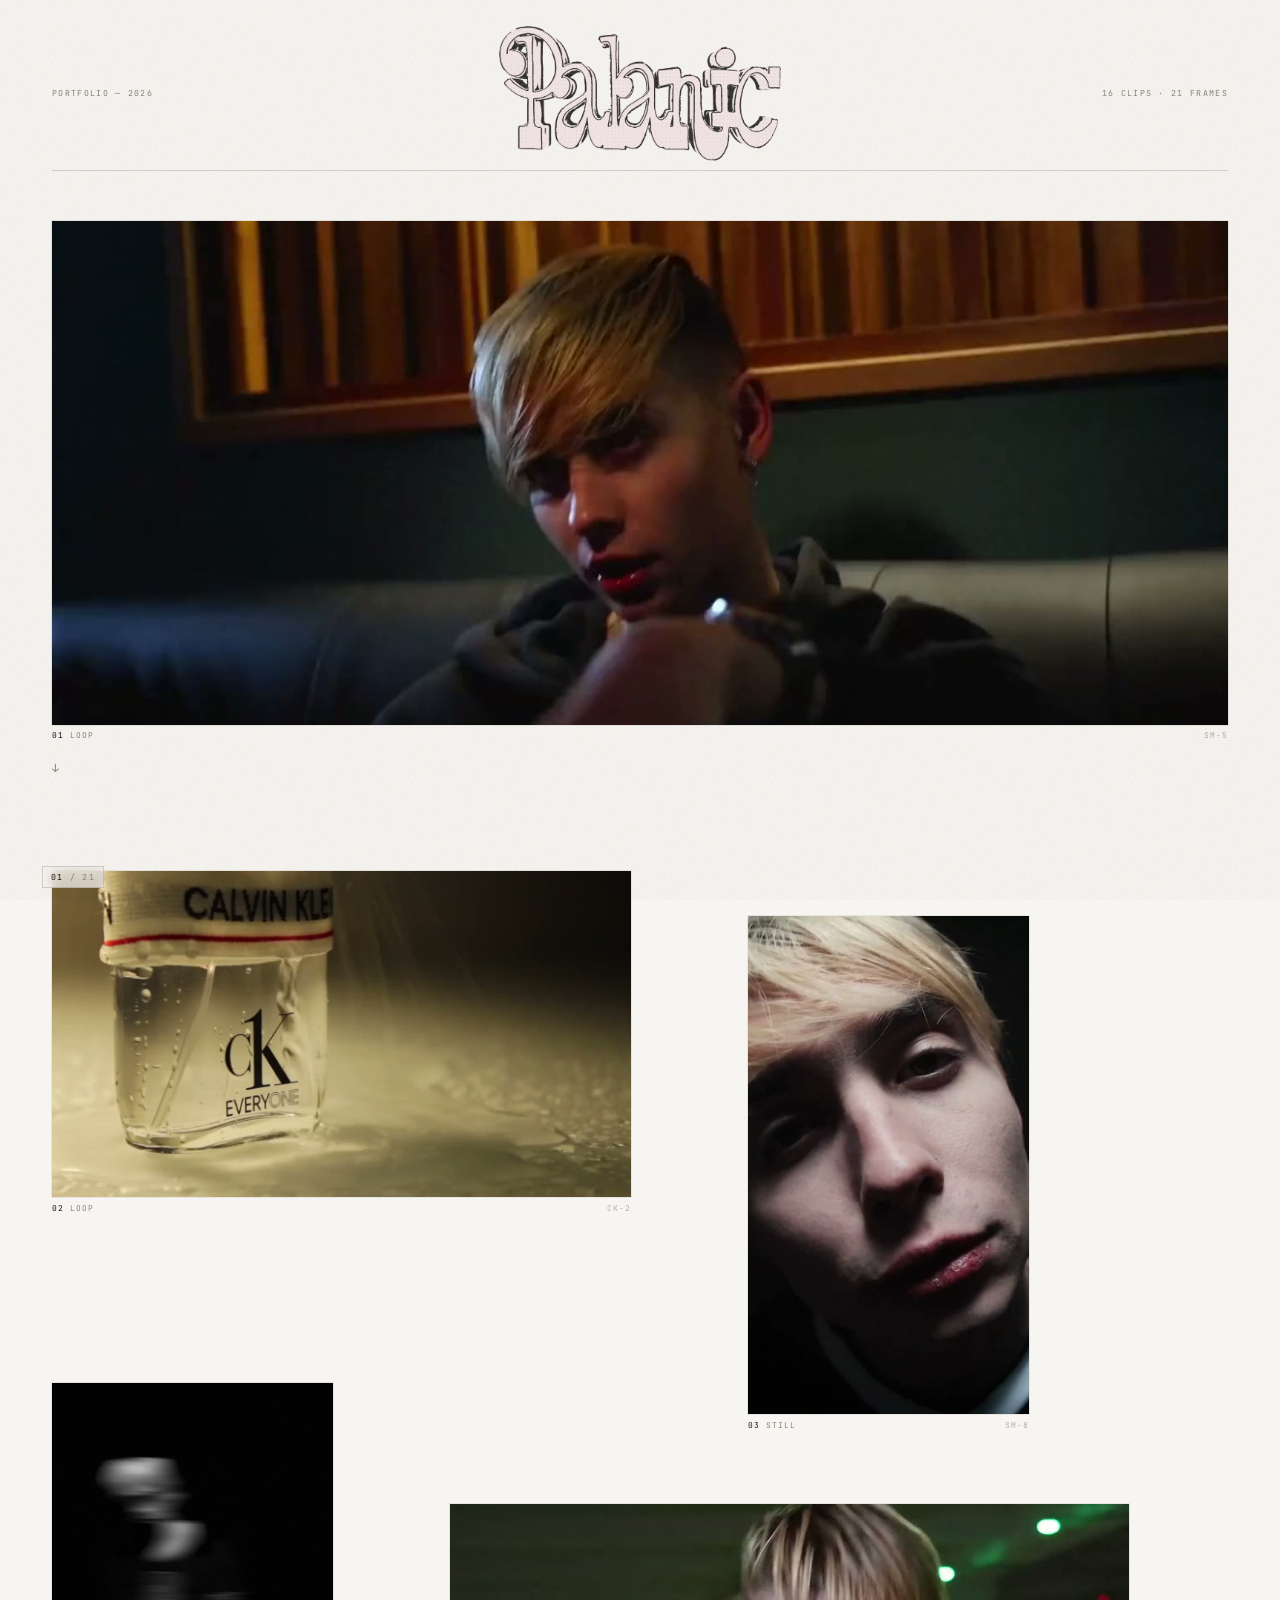
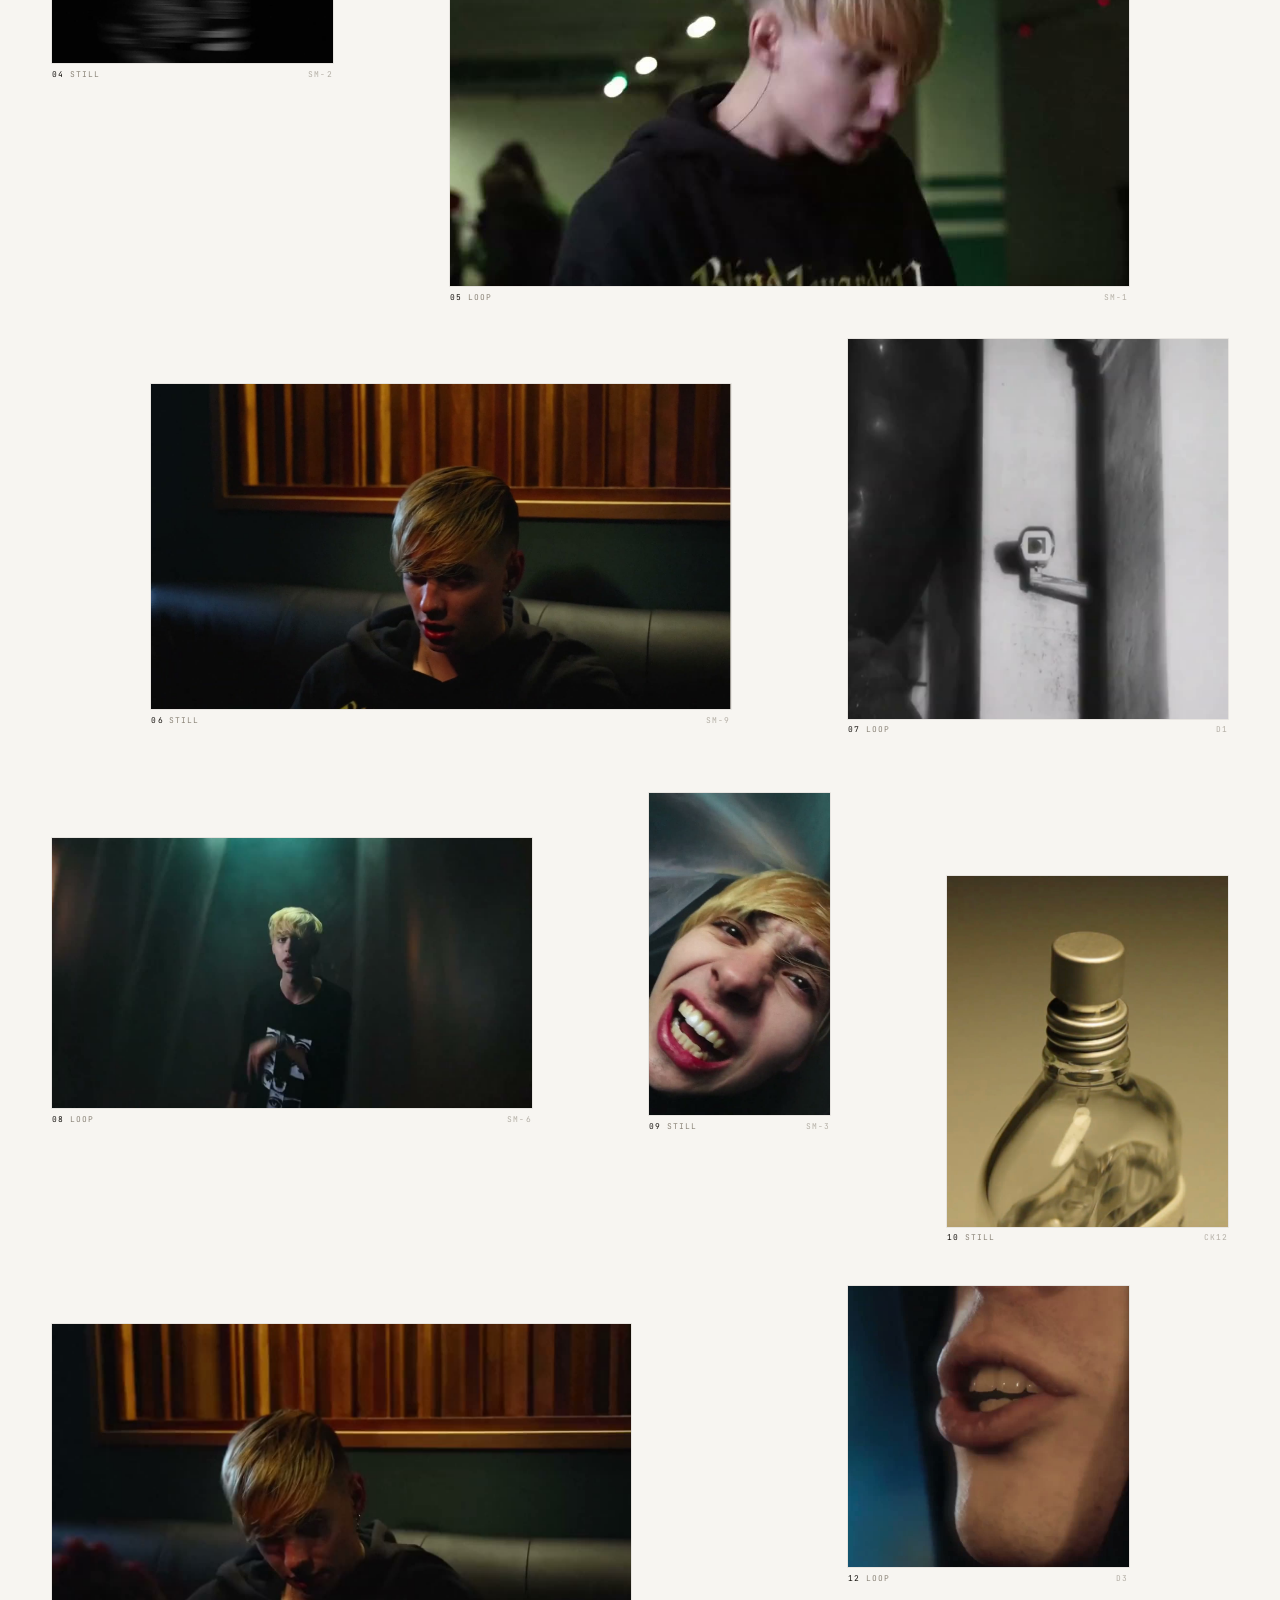
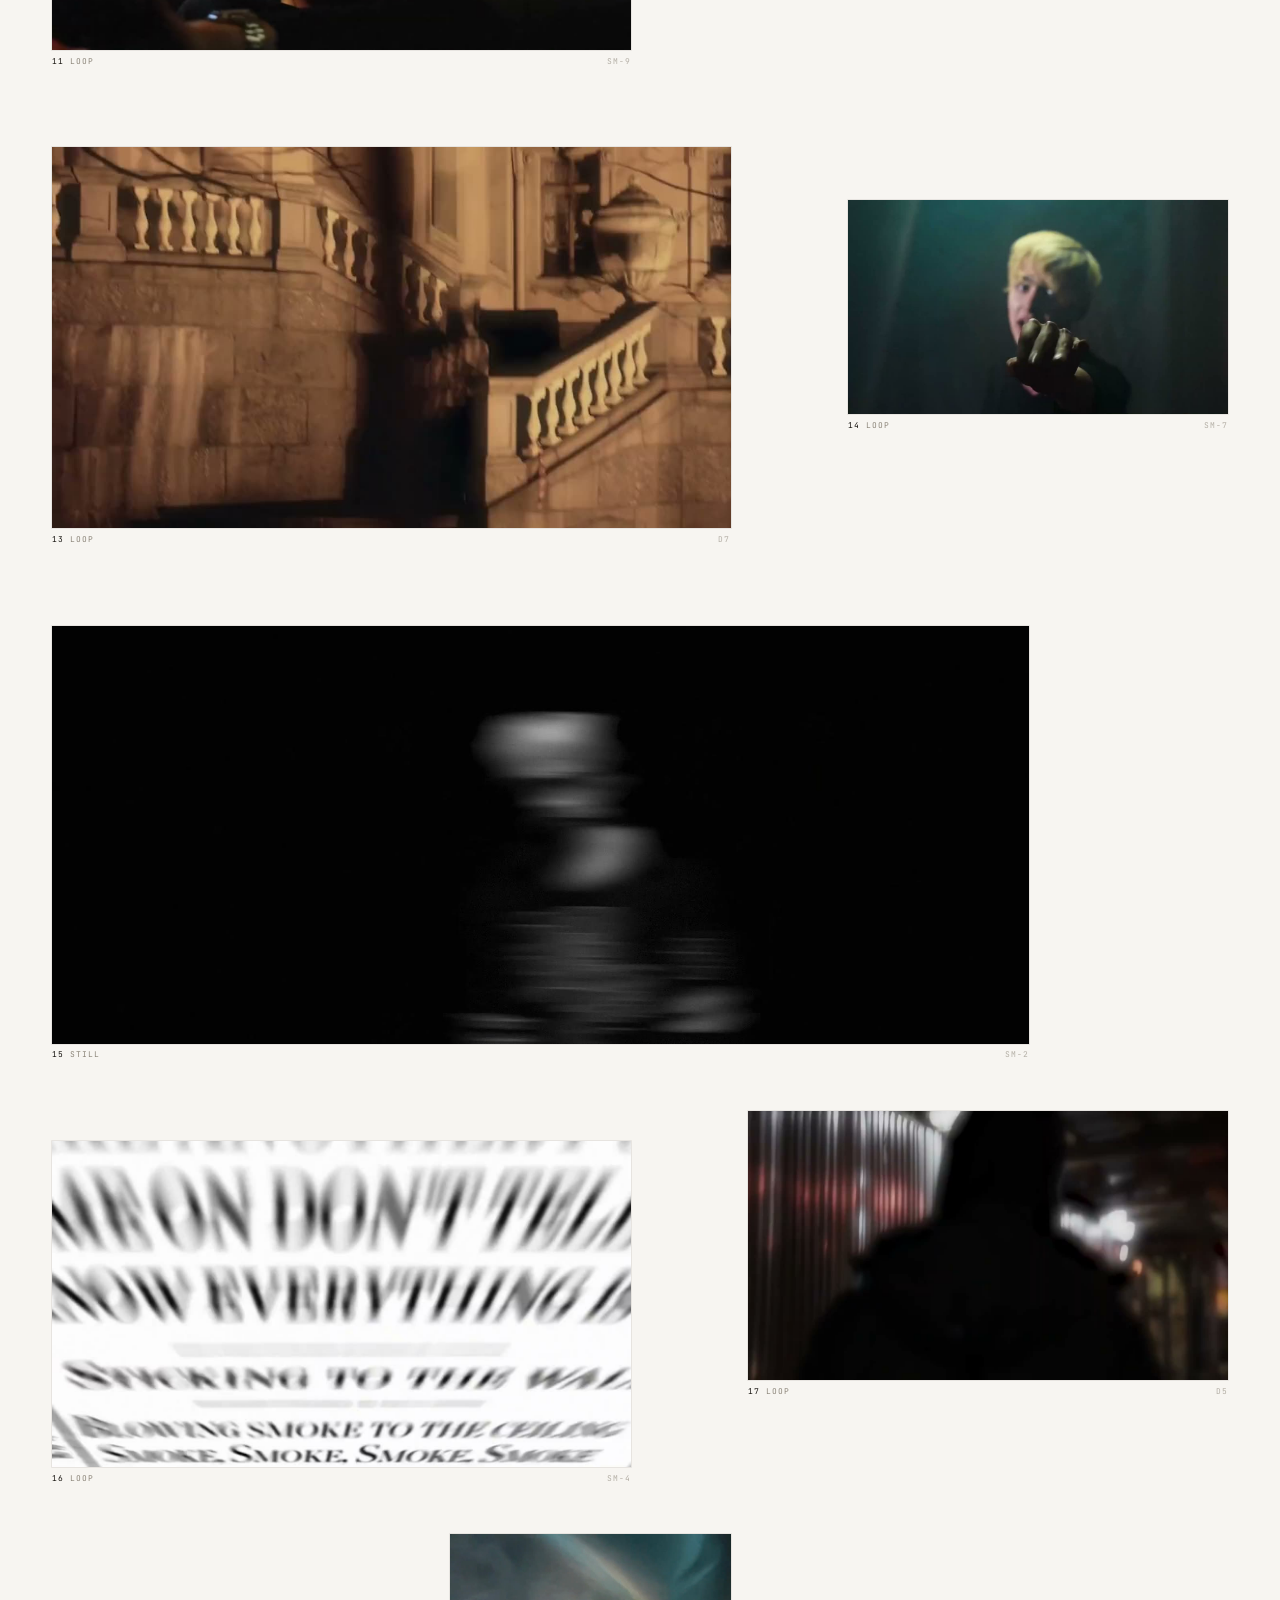
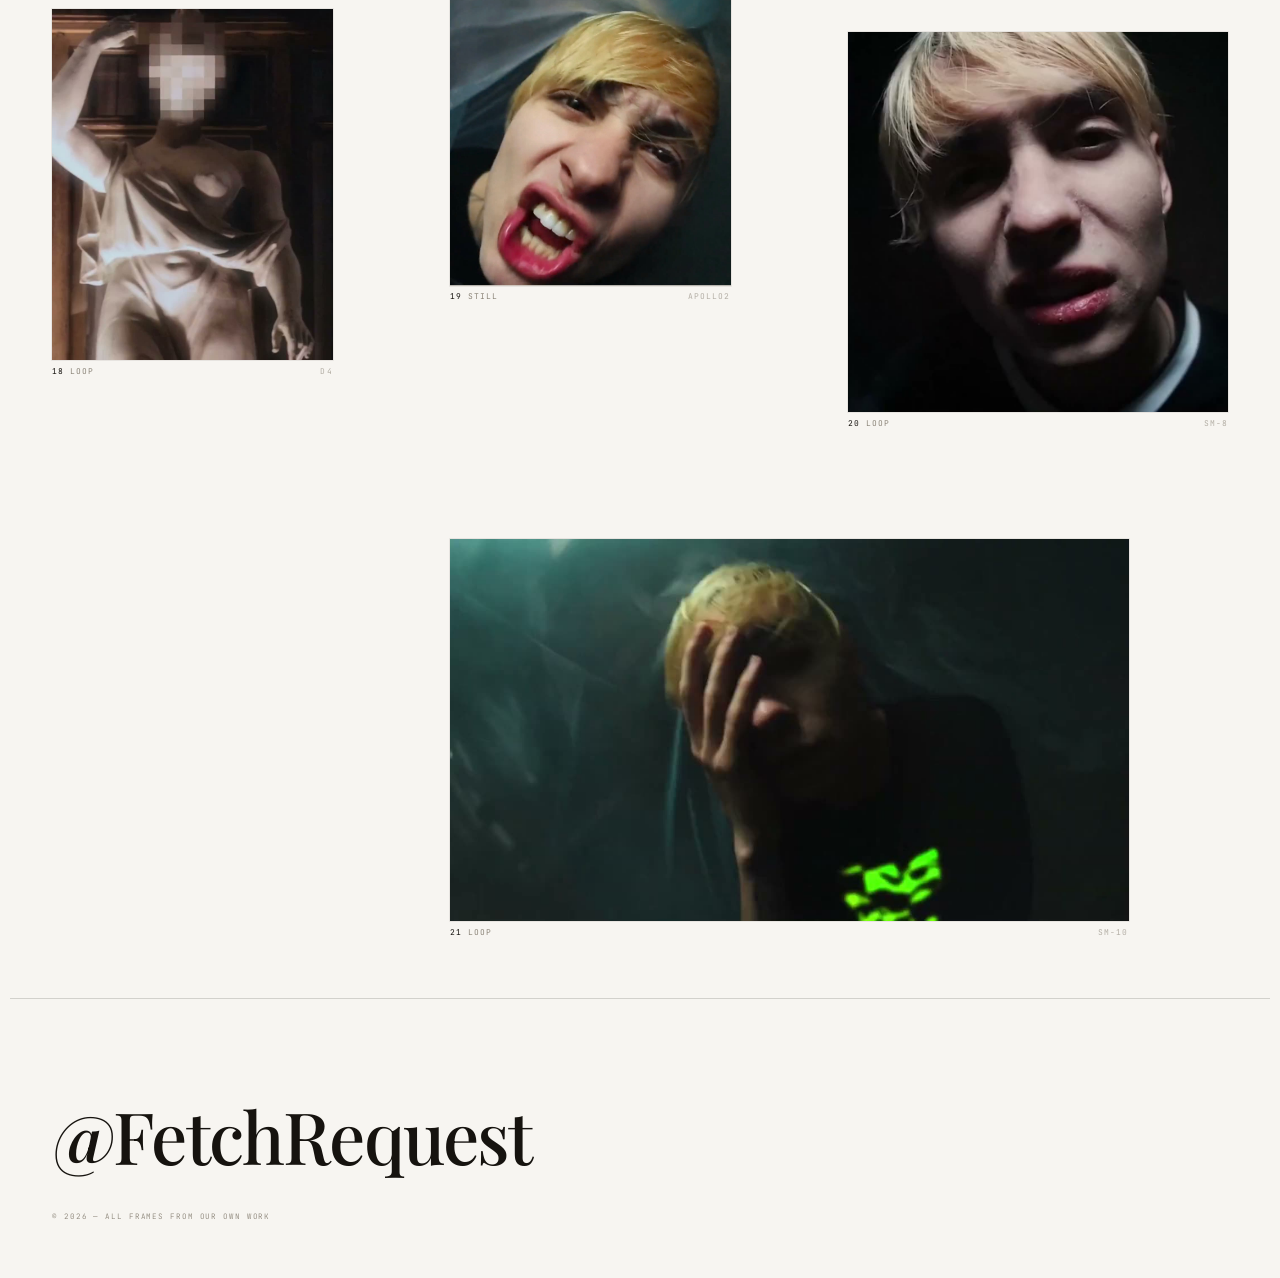
<file: index.html>
<!doctype html>
<html lang="en">
<head>
<meta charset="utf-8">
<meta name="viewport" content="width=device-width, initial-scale=1">
<title>PALANIC PRODUCTION — portfolio</title>
<meta name="description" content="PALANIC PRODUCTION — portfolio: film stills and looping clips.">
<meta property="og:type" content="website">
<meta property="og:url" content="https://palanic.art/">
<meta property="og:title" content="PALANIC PRODUCTION — portfolio">
<meta property="og:description" content="Film stills and looping clips.">
<meta property="og:image" content="https://palanic.art/og.jpg">
<meta name="twitter:card" content="summary_large_image">
<meta name="theme-color" content="#f7f5f1">
<link rel="preconnect" href="https://fonts.googleapis.com">
<link rel="preconnect" href="https://fonts.gstatic.com" crossorigin>
<link href="https://fonts.googleapis.com/css2?family=Playfair+Display:ital,wght@0,400;0,500;0,700;0,900;1,400;1,500&family=JetBrains+Mono:wght@300;400;500&display=swap" rel="stylesheet">
<link rel="icon" href="favicon.png" sizes="180x180">
<link rel="apple-touch-icon" href="favicon.png">
<link rel="stylesheet" href="styles.css">
<noscript><style>
  /* без JS плитки видны сразу, лупы показывают постер */
  .tile { opacity: 1; transform: rotate(calc(var(--rot, 0) * var(--rk))); }
  .counter { display: none; }
</style></noscript>
</head>
<body>

<div class="grain" aria-hidden="true"></div>

<!-- ═══ ШАПКА ═══ ЗАМЕНИТЬ: заголовок = имя или название проекта ═══ -->
<header class="hero">
  <div class="hero-meta">
    <span>portfolio — 2026</span>
    <h1 class="logo">
      <img src="media/logo/v2.png" width="760" height="366"
           alt="PALANIC PRODUCTION" fetchpriority="high" decoding="async">
    </h1>
    <span>16 clips · 21 frames</span>
  </div>

  <div class="tile hero-strip" data-ar="strip" style="--rot:-.25">
    <figure class="frame-wrap">
      <div class="frame">
        <video class="loop" data-src="media/loops/v13.mp4" poster="media/posters/v13.jpg"
               width="1400" height="600" muted loop playsinline preload="none"
               aria-label="Looping clip sm-5"></video>
      </div>
      <figcaption class="cap"><span class="kind">loop</span><span class="src">sm-5</span></figcaption>
    </figure>
  </div>

  <p class="scroll-hint" aria-hidden="true">↓</p>
</header>

<!-- ═══ КОЛЛАЖ ═══ -->
<main class="collage">

  <section class="band">
    <div class="tile" data-ar="wide" style="--c:1;--s:6;--dy:0;--rot:-0.7">
      <figure class="frame-wrap"><div class="frame">
        <video class="loop" data-src="media/loops/v16.mp4" poster="media/posters/v16.jpg" width="1200" height="676" muted loop playsinline preload="none" aria-label="Looping clip ck-2"></video>
      </div><figcaption class="cap"><span class="kind">loop</span><span class="src">ck-2</span></figcaption></figure>
    </div>
    <div class="tile" data-ar="tall" style="--c:8;--s:3;--dy:60;--rot:0.9">
      <figure class="frame-wrap"><div class="frame">
        <img src="media/stills/s12.jpg" width="700" height="1244" loading="lazy" decoding="async" alt="Film still from clip sm-8">
      </div><figcaption class="cap"><span class="kind">still</span><span class="src">sm-8</span></figcaption></figure>
    </div>
  </section>

  <section class="band">
    <div class="tile" data-ar="sq" style="--c:1;--s:3;--dy:-172;--rot:-1.2">
      <figure class="frame-wrap"><div class="frame">
        <img src="media/stills/s04.jpg" width="1100" height="1100" loading="lazy" decoding="async" alt="Film still from clip sm-2">
      </div><figcaption class="cap"><span class="kind">still</span><span class="src">sm-2</span></figcaption></figure>
    </div>
    <div class="tile" data-ar="wide" style="--c:5;--s:7;--dy:-10;--rot:0.5">
      <figure class="frame-wrap"><div class="frame">
        <video class="loop" data-src="media/loops/v01.mp4" poster="media/posters/v01.jpg" width="1200" height="676" muted loop playsinline preload="none" aria-label="Looping clip sm-1"></video>
      </div><figcaption class="cap"><span class="kind">loop</span><span class="src">sm-1</span></figcaption></figure>
    </div>
  </section>

  <section class="band">
    <div class="tile" data-ar="wide" style="--c:2;--s:6;--dy:0;--rot:0.4">
      <figure class="frame-wrap"><div class="frame">
        <img src="media/stills/s14.jpg" width="1800" height="1012" loading="lazy" decoding="async" alt="Film still from clip sm-9">
      </div><figcaption class="cap"><span class="kind">still</span><span class="src">sm-9</span></figcaption></figure>
    </div>
    <div class="tile" data-ar="sq" style="--c:9;--s:4;--dy:-60;--rot:-0.8">
      <figure class="frame-wrap"><div class="frame">
        <video class="loop" data-src="media/loops/v19.mp4" poster="media/posters/v19.jpg" width="900" height="900" muted loop playsinline preload="none" aria-label="Looping clip d1"></video>
      </div><figcaption class="cap"><span class="kind">loop</span><span class="src">d1</span></figcaption></figure>
    </div>
  </section>

  <section class="band">
    <div class="tile" data-ar="wide" style="--c:1;--s:5;--dy:30;--rot:0.6">
      <figure class="frame-wrap"><div class="frame">
        <video class="loop" data-src="media/loops/v15.mp4" poster="media/posters/v15.jpg" width="1200" height="676" muted loop playsinline preload="none" aria-label="Looping clip sm-6"></video>
      </div><figcaption class="cap"><span class="kind">loop</span><span class="src">sm-6</span></figcaption></figure>
    </div>
    <div class="tile" data-ar="tall" style="--c:7;--s:2;--dy:-30;--rot:-1.4">
      <figure class="frame-wrap"><div class="frame">
        <img src="media/stills/s06.jpg" width="700" height="1244" loading="lazy" decoding="async" alt="Film still from clip sm-3">
      </div><figcaption class="cap"><span class="kind">still</span><span class="src">sm-3</span></figcaption></figure>
    </div>
    <div class="tile" data-ar="port" style="--c:10;--s:3;--dy:80;--rot:0.9">
      <figure class="frame-wrap"><div class="frame">
        <img src="media/stills/p02.jpg" width="1000" height="1250" loading="lazy" decoding="async" alt="Still: bottle neck detail, ck12">
      </div><figcaption class="cap"><span class="kind">still</span><span class="src">ck12</span></figcaption></figure>
    </div>
  </section>

  <section class="band">
    <div class="tile" data-ar="wide" style="--c:1;--s:6;--dy:0;--rot:0.5">
      <figure class="frame-wrap"><div class="frame">
        <video class="loop" data-src="media/loops/v09.mp4" poster="media/posters/v09.jpg" width="1200" height="676" muted loop playsinline preload="none" aria-label="Looping clip sm-9"></video>
      </div><figcaption class="cap"><span class="kind">loop</span><span class="src">sm-9</span></figcaption></figure>
    </div>
    <div class="tile" data-ar="sq" style="--c:9;--s:3;--dy:-50;--rot:-1">
      <figure class="frame-wrap"><div class="frame">
        <video class="loop" data-src="media/loops/v20.mp4" poster="media/posters/v20.jpg" width="900" height="900" muted loop playsinline preload="none" aria-label="Looping clip d3"></video>
      </div><figcaption class="cap"><span class="kind">loop</span><span class="src">d3</span></figcaption></figure>
    </div>
  </section>

  <section class="band">
    <div class="tile" data-ar="wide" style="--c:1;--s:7;--dy:0;--rot:-0.5">
      <figure class="frame-wrap"><div class="frame">
        <video class="loop" data-src="media/loops/v21.mp4" poster="media/posters/v21.jpg" width="1200" height="674" muted loop playsinline preload="none" aria-label="Looping clip d7"></video>
      </div><figcaption class="cap"><span class="kind">loop</span><span class="src">d7</span></figcaption></figure>
    </div>
    <div class="tile" data-ar="wide" style="--c:9;--s:4;--dy:70;--rot:1">
      <figure class="frame-wrap"><div class="frame">
        <video class="loop" data-src="media/loops/v07.mp4" poster="media/posters/v07.jpg" width="1200" height="676" muted loop playsinline preload="none" aria-label="Looping clip sm-7"></video>
      </div><figcaption class="cap"><span class="kind">loop</span><span class="src">sm-7</span></figcaption></figure>
    </div>
  </section>

  <section class="band">
    <div class="tile" data-ar="strip" style="--c:1;--s:10;--dy:0;--rot:-0.3">
      <figure class="frame-wrap"><div class="frame">
        <img src="media/stills/s03.jpg" width="1800" height="770" loading="lazy" decoding="async" alt="Film still from clip sm-2">
      </div><figcaption class="cap"><span class="kind">still</span><span class="src">sm-2</span></figcaption></figure>
    </div>
  </section>

  <section class="band">
    <div class="tile" data-ar="wide" style="--c:1;--s:6;--dy:0;--rot:0.6">
      <figure class="frame-wrap"><div class="frame">
        <video class="loop" data-src="media/loops/v04.mp4" poster="media/posters/v04.jpg" width="1200" height="676" muted loop playsinline preload="none" aria-label="Looping lyric typography from clip sm-4"></video>
      </div><figcaption class="cap"><span class="kind">loop</span><span class="src">sm-4</span></figcaption></figure>
    </div>
    <div class="tile" data-ar="wide" style="--c:8;--s:5;--dy:-40;--rot:-0.5">
      <figure class="frame-wrap"><div class="frame">
        <video class="loop" data-src="media/loops/v23.mp4" poster="media/posters/v23.jpg" width="1200" height="674" muted loop playsinline preload="none" aria-label="Looping clip d5"></video>
      </div><figcaption class="cap"><span class="kind">loop</span><span class="src">d5</span></figcaption></figure>
    </div>
  </section>

  <section class="band">
    <div class="tile" data-ar="port" style="--c:1;--s:3;--dy:60;--rot:0.8">
      <figure class="frame-wrap"><div class="frame">
        <video class="loop" data-src="media/loops/v22.mp4" poster="media/posters/v22.jpg" width="1000" height="1250" muted loop playsinline preload="none" aria-label="Looping clip d4"></video>
      </div><figcaption class="cap"><span class="kind">loop</span><span class="src">d4</span></figcaption></figure>
    </div>
    <div class="tile" data-ar="port" style="--c:5;--s:3;--dy:-40;--rot:-0.9">
      <figure class="frame-wrap"><div class="frame">
        <img src="media/stills/p03.jpg" width="1000" height="1252" loading="lazy" decoding="async" alt="Still: grimace under plastic sheet, apollo2">
      </div><figcaption class="cap"><span class="kind">still</span><span class="src">apollo2</span></figcaption></figure>
    </div>
    <div class="tile" data-ar="sq" style="--c:9;--s:4;--dy:90;--rot:1">
      <figure class="frame-wrap"><div class="frame">
        <video class="loop" data-src="media/loops/v08.mp4" poster="media/posters/v08.jpg" width="900" height="900" muted loop playsinline preload="none" aria-label="Looping clip sm-8"></video>
      </div><figcaption class="cap"><span class="kind">loop</span><span class="src">sm-8</span></figcaption></figure>
    </div>
  </section>

  <section class="band">
    <div class="tile" data-ar="wide" style="--c:5;--s:7;--dy:40;--rot:0.6">
      <figure class="frame-wrap"><div class="frame">
        <video class="loop" data-src="media/loops/v10.mp4" poster="media/posters/v10.jpg" width="1200" height="676" muted loop playsinline preload="none" aria-label="Looping clip sm-10"></video>
      </div><figcaption class="cap"><span class="kind">loop</span><span class="src">sm-10</span></figcaption></figure>
    </div>
  </section>

</main>

<!-- ═══ ПОДВАЛ ═══ ЗАМЕНИТЬ: контакты ═══ -->
<footer class="foot">
  <a class="contact" href="https://t.me/FetchRequest">@FetchRequest</a>
  <!-- Понадобятся соцсети — верните блок, стили для него в styles.css остались:
       <nav class="links"><a href="https://instagram.com/…">Instagram</a></nav> -->
  <p class="rights">© 2026 — all frames from our own work</p>
</footer>

<div class="counter" aria-hidden="true"><span id="count">01</span> / <span id="total">30</span></div>

<div class="lightbox" id="lightbox" role="dialog" aria-modal="true" aria-label="Frame viewer" hidden>
  <button class="lb-close" type="button" aria-label="Close">✕</button>
  <button class="lb-nav lb-prev" type="button" aria-label="Previous frame">←</button>
  <button class="lb-nav lb-next" type="button" aria-label="Next frame">→</button>
  <figure class="lb-figure"><div class="lb-media"></div><figcaption class="lb-cap"></figcaption></figure>
</div>

<script src="main.js" defer></script>
</body>
</html>
</file>
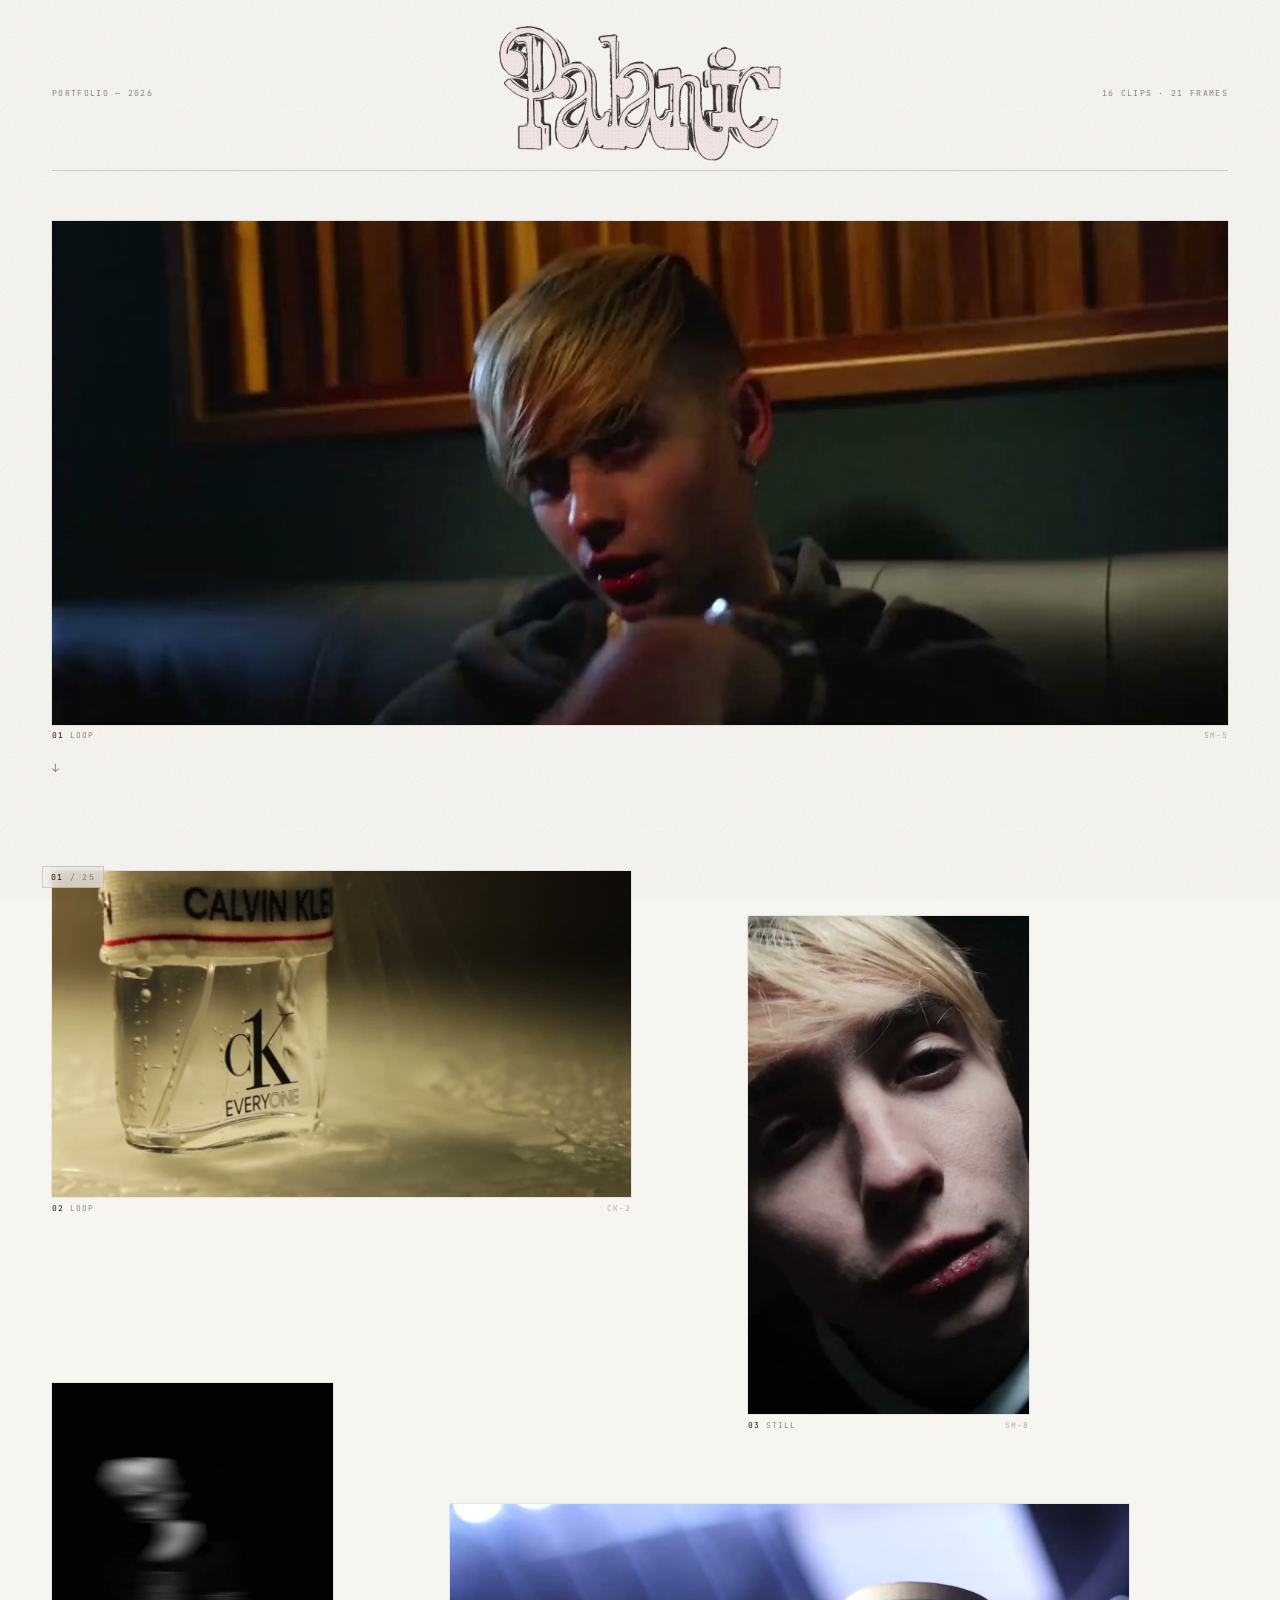
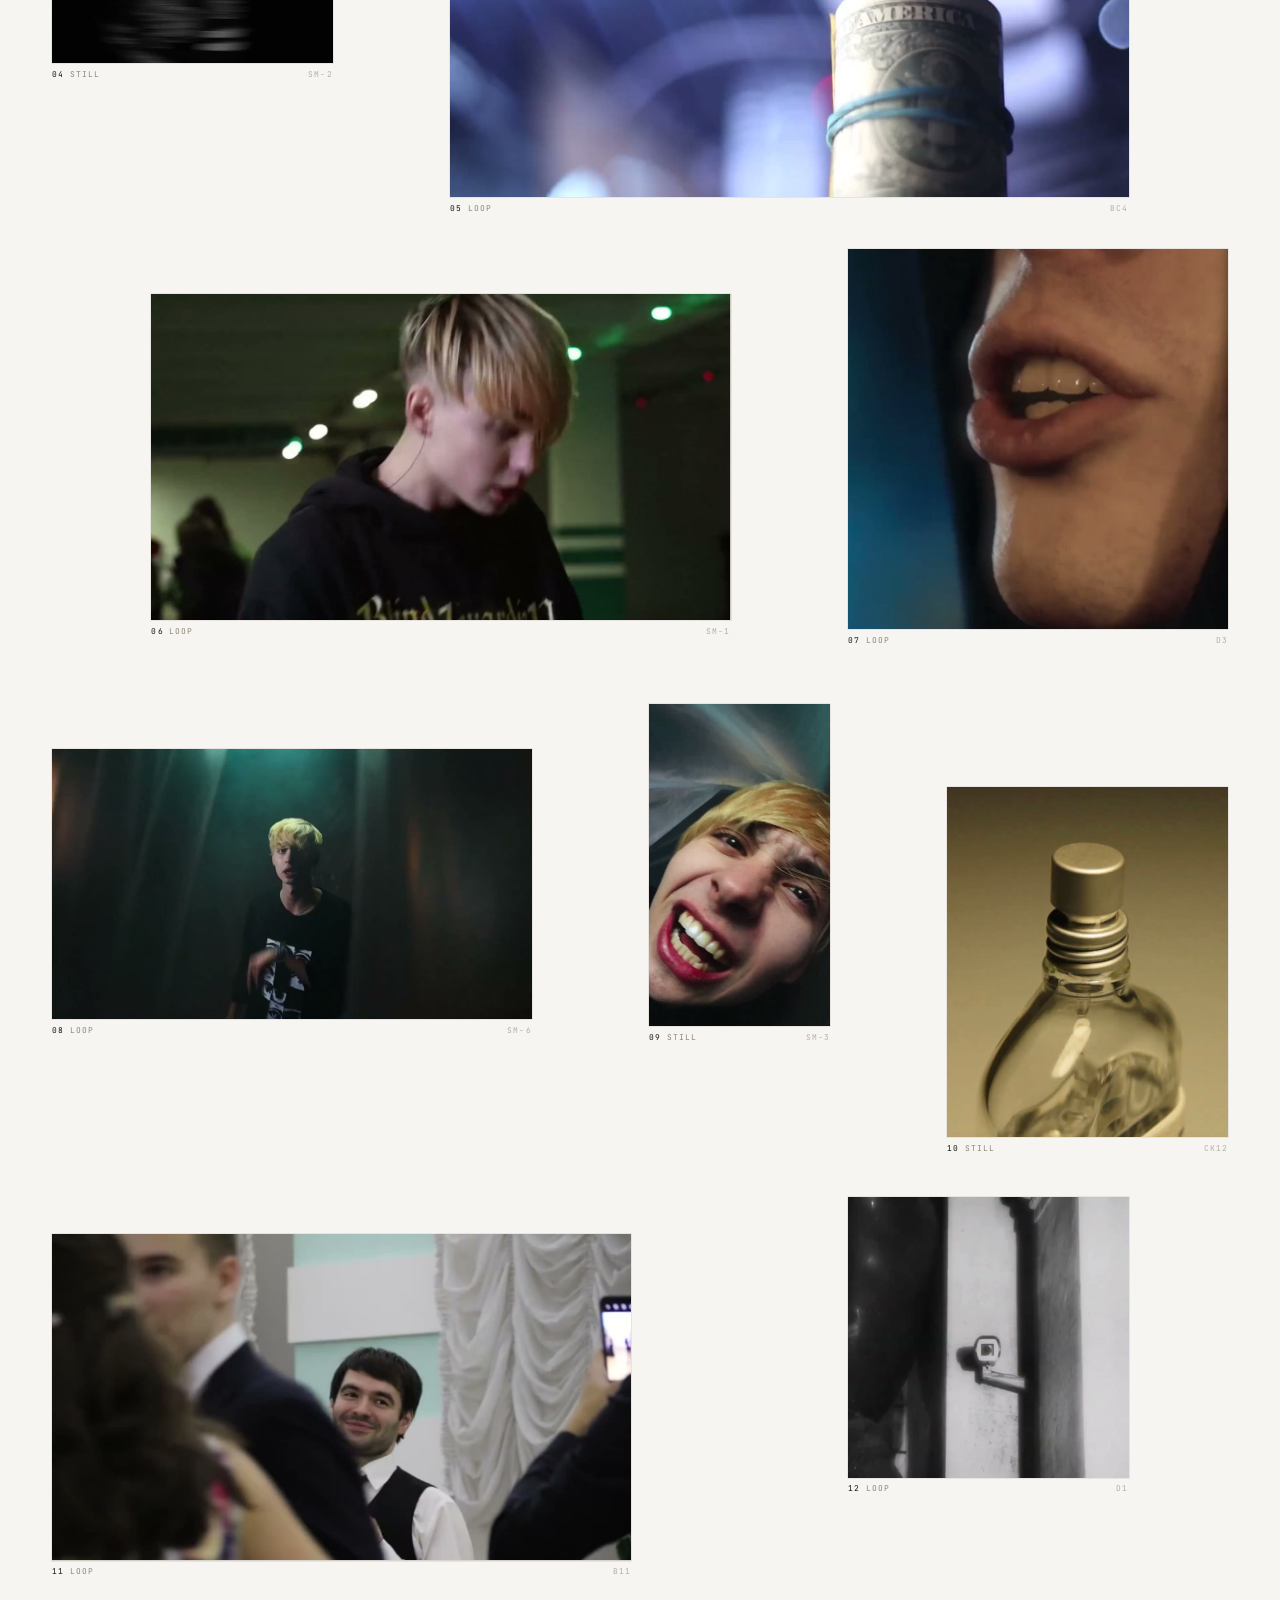
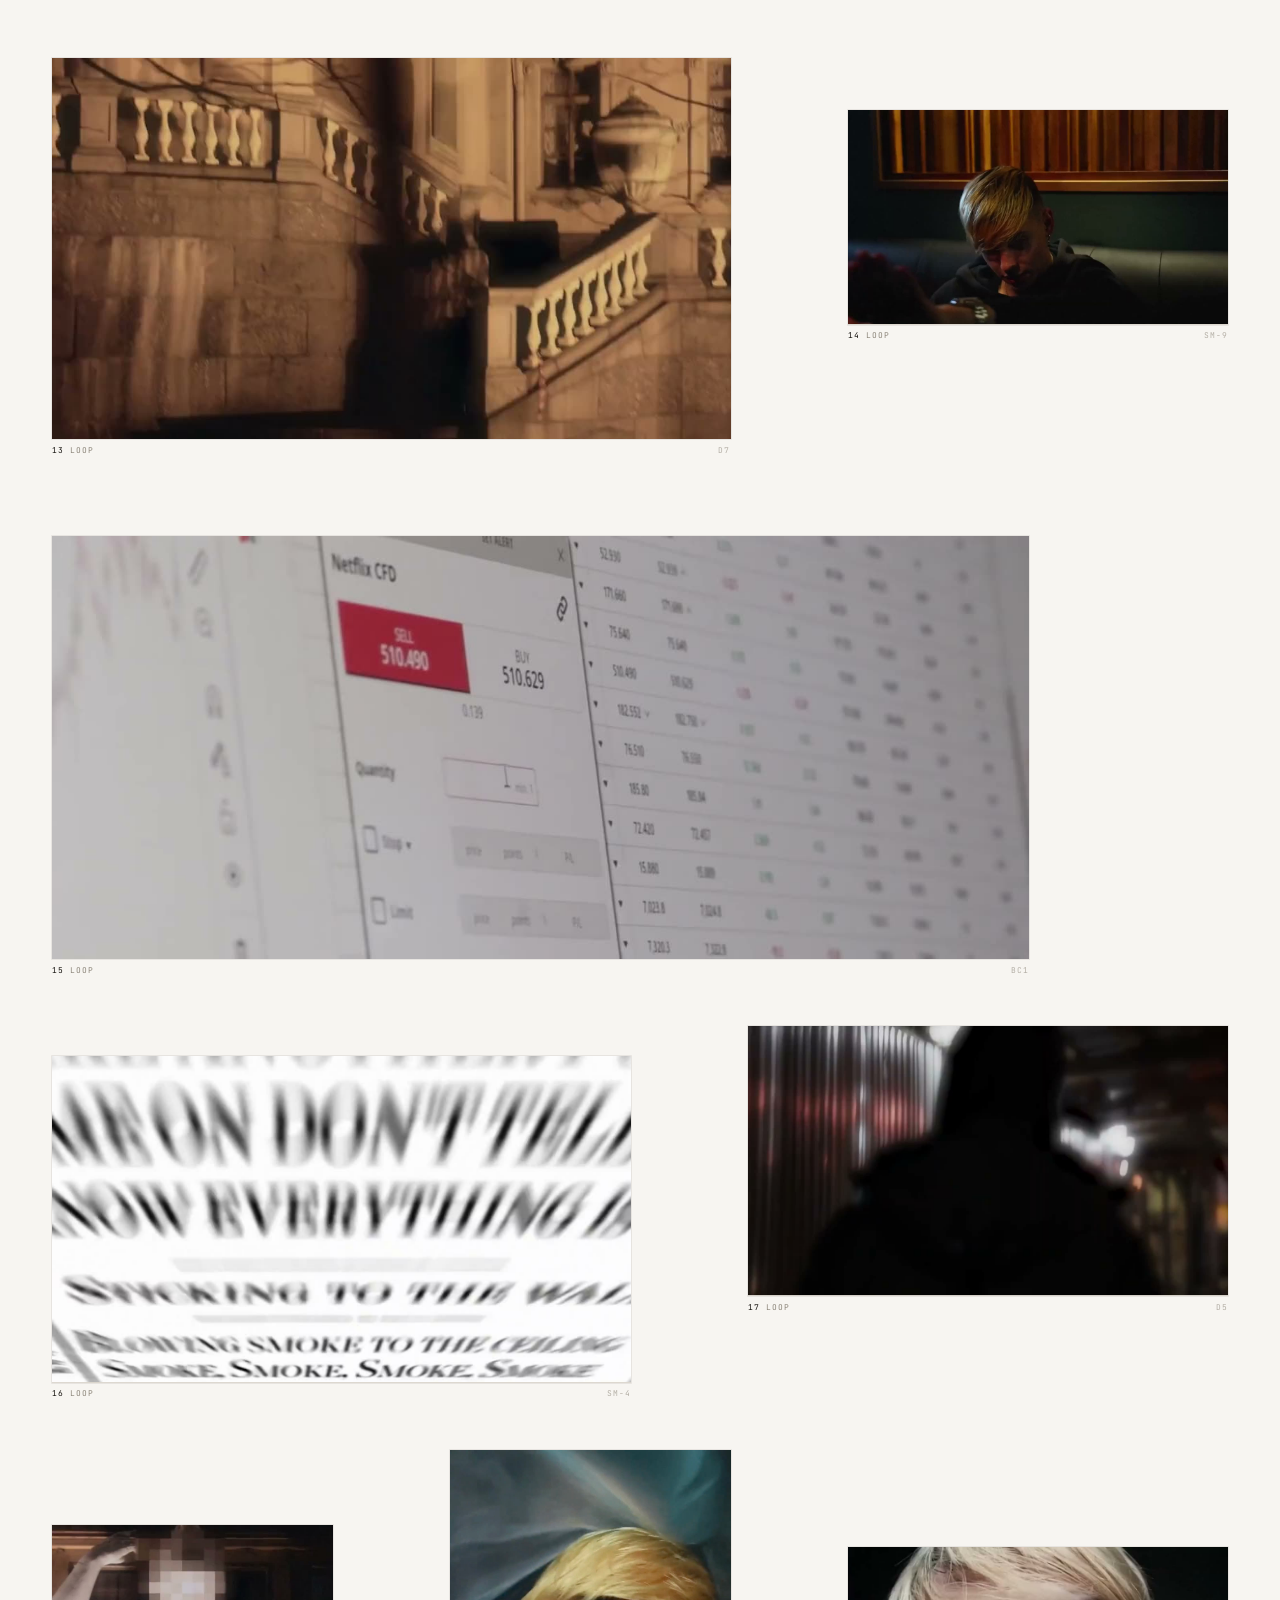
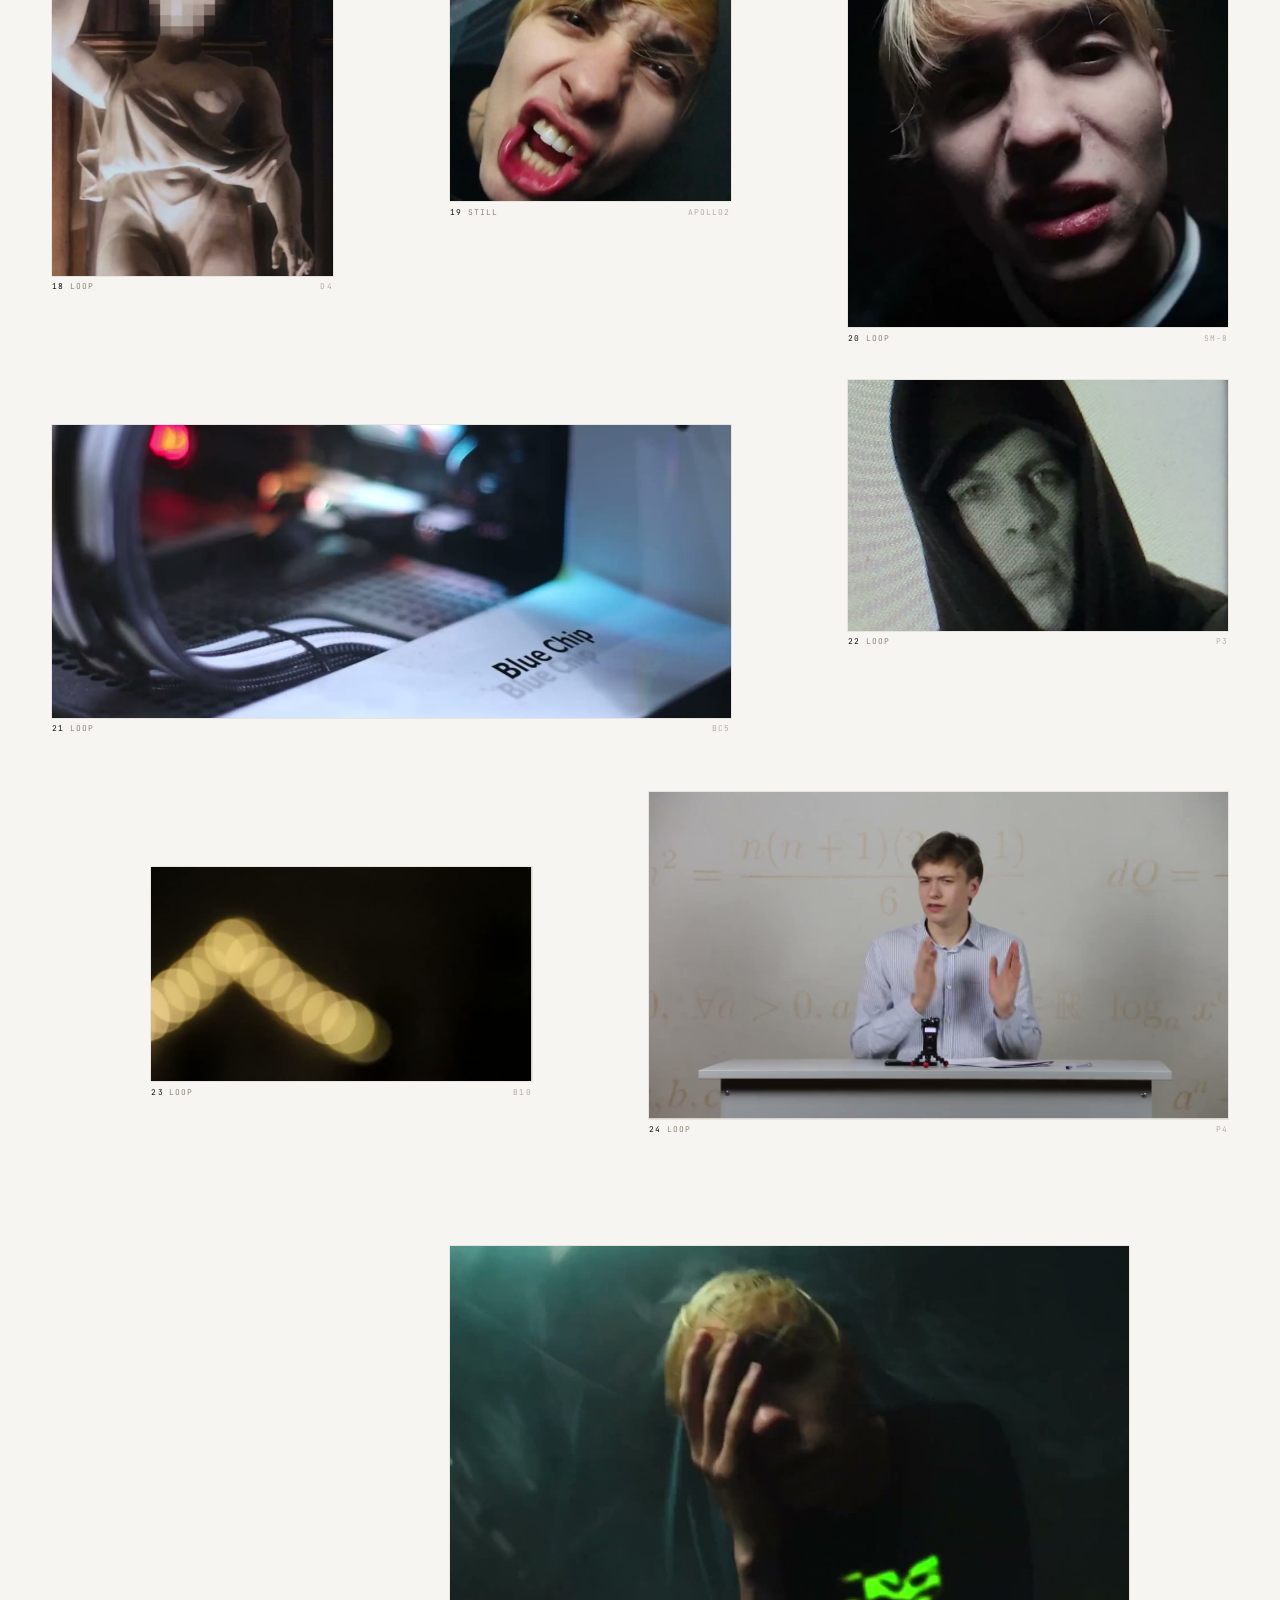
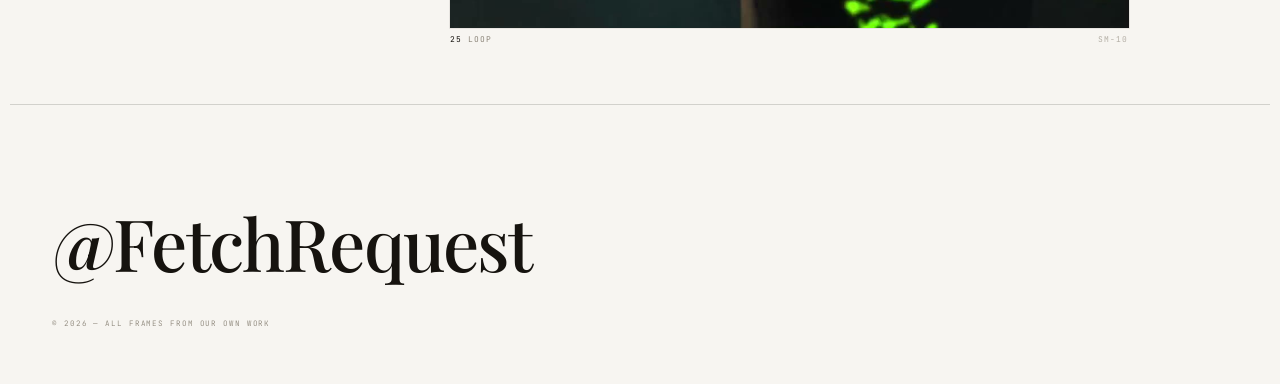
<file: portfolio.html>
<!doctype html>
<html lang="en">
<head>
<meta charset="utf-8">
<meta name="viewport" content="width=device-width, initial-scale=1">
<title>PALANIC PRODUCTION — portfolio</title>
<meta name="description" content="PALANIC PRODUCTION — portfolio: film stills and looping clips.">
<meta property="og:type" content="website">
<meta property="og:url" content="https://palanic.art/portfolio">
<meta property="og:title" content="PALANIC PRODUCTION — portfolio">
<meta property="og:description" content="Film stills and looping clips.">
<meta property="og:image" content="https://palanic.art/og.jpg">
<meta name="twitter:card" content="summary_large_image">
<meta name="theme-color" content="#f7f5f1">
<link rel="preconnect" href="https://fonts.googleapis.com">
<link rel="preconnect" href="https://fonts.gstatic.com" crossorigin>
<link href="https://fonts.googleapis.com/css2?family=Playfair+Display:ital,wght@0,400;0,500;0,700;0,900;1,400;1,500&family=JetBrains+Mono:wght@300;400;500&display=swap" rel="stylesheet">
<link rel="icon" href="favicon.png" sizes="180x180">
<link rel="apple-touch-icon" href="favicon.png">
<link rel="stylesheet" href="styles.css">
<noscript><style>
  /* без JS плитки видны сразу, лупы показывают постер */
  .tile { opacity: 1; transform: rotate(calc(var(--rot, 0) * var(--rk))); }
  .counter { display: none; }
</style></noscript>
</head>
<body>

<div class="grain" aria-hidden="true"></div>

<!-- ═══ ШАПКА ═══ ЗАМЕНИТЬ: заголовок = имя или название проекта ═══ -->
<header class="hero">
  <div class="hero-meta">
    <span>portfolio — 2026</span>
    <h1 class="logo">
      <img src="media/logo/v2.png" width="760" height="366"
           alt="PALANIC PRODUCTION" fetchpriority="high" decoding="async">
    </h1>
    <span>16 clips · 21 frames</span>
  </div>

  <div class="tile hero-strip" data-ar="strip" style="--rot:-.25">
    <figure class="frame-wrap">
      <div class="frame">
        <video class="loop" data-src="media/loops/v13.mp4" poster="media/posters/v13.jpg"
               width="1400" height="600" muted loop playsinline preload="none"
               aria-label="Looping clip sm-5"></video>
      </div>
      <figcaption class="cap"><span class="kind">loop</span><span class="src">sm-5</span></figcaption>
    </figure>
  </div>

  <p class="scroll-hint" aria-hidden="true">↓</p>
</header>

<!-- ═══ КОЛЛАЖ ═══ -->
<main class="collage">

  <section class="band">
    <div class="tile" data-ar="wide" style="--c:1;--s:6;--dy:0;--rot:-0.7">
      <figure class="frame-wrap"><div class="frame">
        <video class="loop" data-src="media/loops/v16.mp4" poster="media/posters/v16.jpg" width="1200" height="676" muted loop playsinline preload="none" aria-label="Looping clip ck-2"></video>
      </div><figcaption class="cap"><span class="kind">loop</span><span class="src">ck-2</span></figcaption></figure>
    </div>
    <div class="tile" data-ar="tall" style="--c:8;--s:3;--dy:60;--rot:0.9">
      <figure class="frame-wrap"><div class="frame">
        <img src="media/stills/s12.jpg" width="700" height="1244" loading="lazy" decoding="async" alt="Film still from clip sm-8">
      </div><figcaption class="cap"><span class="kind">still</span><span class="src">sm-8</span></figcaption></figure>
    </div>
  </section>

  <section class="band">
    <div class="tile" data-ar="sq" style="--c:1;--s:3;--dy:-172;--rot:-1.2">
      <figure class="frame-wrap"><div class="frame">
        <img src="media/stills/s04.jpg" width="1100" height="1100" loading="lazy" decoding="async" alt="Film still from clip sm-2">
      </div><figcaption class="cap"><span class="kind">still</span><span class="src">sm-2</span></figcaption></figure>
    </div>
    <div class="tile" data-ar="strip" style="--c:5;--s:7;--dy:-10;--rot:0.5">
      <figure class="frame-wrap"><div class="frame">
        <video class="loop" data-src="media/loops/v24.mp4" poster="media/posters/v24.jpg" width="1200" height="518" muted loop playsinline preload="none" aria-label="Looping clip bc4"></video>
      </div><figcaption class="cap"><span class="kind">loop</span><span class="src">bc4</span></figcaption></figure>
    </div>
  </section>

  <section class="band">
    <div class="tile" data-ar="wide" style="--c:2;--s:6;--dy:0;--rot:0.4">
      <figure class="frame-wrap"><div class="frame">
        <video class="loop" data-src="media/loops/v01.mp4" poster="media/posters/v01.jpg" width="1200" height="676" muted loop playsinline preload="none" aria-label="Looping clip sm-1"></video>
      </div><figcaption class="cap"><span class="kind">loop</span><span class="src">sm-1</span></figcaption></figure>
    </div>
    <div class="tile" data-ar="sq" style="--c:9;--s:4;--dy:-60;--rot:-0.8">
      <figure class="frame-wrap"><div class="frame">
        <video class="loop" data-src="media/loops/v20.mp4" poster="media/posters/v20.jpg" width="900" height="900" muted loop playsinline preload="none" aria-label="Looping clip d3"></video>
      </div><figcaption class="cap"><span class="kind">loop</span><span class="src">d3</span></figcaption></figure>
    </div>
  </section>

  <section class="band">
    <div class="tile" data-ar="wide" style="--c:1;--s:5;--dy:30;--rot:0.6">
      <figure class="frame-wrap"><div class="frame">
        <video class="loop" data-src="media/loops/v15.mp4" poster="media/posters/v15.jpg" width="1200" height="676" muted loop playsinline preload="none" aria-label="Looping clip sm-6"></video>
      </div><figcaption class="cap"><span class="kind">loop</span><span class="src">sm-6</span></figcaption></figure>
    </div>
    <div class="tile" data-ar="tall" style="--c:7;--s:2;--dy:-30;--rot:-1.4">
      <figure class="frame-wrap"><div class="frame">
        <img src="media/stills/s06.jpg" width="700" height="1244" loading="lazy" decoding="async" alt="Film still from clip sm-3">
      </div><figcaption class="cap"><span class="kind">still</span><span class="src">sm-3</span></figcaption></figure>
    </div>
    <div class="tile" data-ar="port" style="--c:10;--s:3;--dy:80;--rot:0.9">
      <figure class="frame-wrap"><div class="frame">
        <img src="media/stills/p02.jpg" width="1000" height="1250" loading="lazy" decoding="async" alt="Still: bottle neck detail, ck12">
      </div><figcaption class="cap"><span class="kind">still</span><span class="src">ck12</span></figcaption></figure>
    </div>
  </section>

  <section class="band">
    <div class="tile" data-ar="wide" style="--c:1;--s:6;--dy:0;--rot:0.5">
      <figure class="frame-wrap"><div class="frame">
        <video class="loop" data-src="media/loops/v25.mp4" poster="media/posters/v25.jpg" width="1200" height="676" muted loop playsinline preload="none" aria-label="Looping clip b11"></video>
      </div><figcaption class="cap"><span class="kind">loop</span><span class="src">b11</span></figcaption></figure>
    </div>
    <div class="tile" data-ar="sq" style="--c:9;--s:3;--dy:-50;--rot:-1">
      <figure class="frame-wrap"><div class="frame">
        <video class="loop" data-src="media/loops/v19.mp4" poster="media/posters/v19.jpg" width="900" height="900" muted loop playsinline preload="none" aria-label="Looping clip d1"></video>
      </div><figcaption class="cap"><span class="kind">loop</span><span class="src">d1</span></figcaption></figure>
    </div>
  </section>

  <section class="band">
    <div class="tile" data-ar="wide" style="--c:1;--s:7;--dy:0;--rot:-0.5">
      <figure class="frame-wrap"><div class="frame">
        <video class="loop" data-src="media/loops/v21.mp4" poster="media/posters/v21.jpg" width="1200" height="674" muted loop playsinline preload="none" aria-label="Looping clip d7"></video>
      </div><figcaption class="cap"><span class="kind">loop</span><span class="src">d7</span></figcaption></figure>
    </div>
    <div class="tile" data-ar="wide" style="--c:9;--s:4;--dy:70;--rot:1">
      <figure class="frame-wrap"><div class="frame">
        <video class="loop" data-src="media/loops/v09.mp4" poster="media/posters/v09.jpg" width="1200" height="676" muted loop playsinline preload="none" aria-label="Looping clip sm-9"></video>
      </div><figcaption class="cap"><span class="kind">loop</span><span class="src">sm-9</span></figcaption></figure>
    </div>
  </section>

  <section class="band">
    <div class="tile" data-ar="strip" style="--c:1;--s:10;--dy:0;--rot:-0.3">
      <figure class="frame-wrap"><div class="frame">
        <video class="loop" data-src="media/loops/v26.mp4" poster="media/posters/v26.jpg" width="1400" height="606" muted loop playsinline preload="none" aria-label="Looping clip bc1"></video>
      </div><figcaption class="cap"><span class="kind">loop</span><span class="src">bc1</span></figcaption></figure>
    </div>
  </section>

  <section class="band">
    <div class="tile" data-ar="wide" style="--c:1;--s:6;--dy:0;--rot:0.6">
      <figure class="frame-wrap"><div class="frame">
        <video class="loop" data-src="media/loops/v04.mp4" poster="media/posters/v04.jpg" width="1200" height="676" muted loop playsinline preload="none" aria-label="Looping lyric typography from clip sm-4"></video>
      </div><figcaption class="cap"><span class="kind">loop</span><span class="src">sm-4</span></figcaption></figure>
    </div>
    <div class="tile" data-ar="wide" style="--c:8;--s:5;--dy:-40;--rot:-0.5">
      <figure class="frame-wrap"><div class="frame">
        <video class="loop" data-src="media/loops/v23.mp4" poster="media/posters/v23.jpg" width="1200" height="674" muted loop playsinline preload="none" aria-label="Looping clip d5"></video>
      </div><figcaption class="cap"><span class="kind">loop</span><span class="src">d5</span></figcaption></figure>
    </div>
  </section>

  <section class="band">
    <div class="tile" data-ar="port" style="--c:1;--s:3;--dy:60;--rot:0.8">
      <figure class="frame-wrap"><div class="frame">
        <video class="loop" data-src="media/loops/v22.mp4" poster="media/posters/v22.jpg" width="1000" height="1250" muted loop playsinline preload="none" aria-label="Looping clip d4"></video>
      </div><figcaption class="cap"><span class="kind">loop</span><span class="src">d4</span></figcaption></figure>
    </div>
    <div class="tile" data-ar="port" style="--c:5;--s:3;--dy:-40;--rot:-0.9">
      <figure class="frame-wrap"><div class="frame">
        <img src="media/stills/p03.jpg" width="1000" height="1252" loading="lazy" decoding="async" alt="Still: grimace under plastic sheet, apollo2">
      </div><figcaption class="cap"><span class="kind">still</span><span class="src">apollo2</span></figcaption></figure>
    </div>
    <div class="tile" data-ar="sq" style="--c:9;--s:4;--dy:90;--rot:1">
      <figure class="frame-wrap"><div class="frame">
        <video class="loop" data-src="media/loops/v08.mp4" poster="media/posters/v08.jpg" width="900" height="900" muted loop playsinline preload="none" aria-label="Looping clip sm-8"></video>
      </div><figcaption class="cap"><span class="kind">loop</span><span class="src">sm-8</span></figcaption></figure>
    </div>
  </section>

  <section class="band">
    <div class="tile" data-ar="strip" style="--c:1;--s:7;--dy:0;--rot:-0.4">
      <figure class="frame-wrap"><div class="frame">
        <video class="loop" data-src="media/loops/v27.mp4" poster="media/posters/v27.jpg" width="1200" height="518" muted loop playsinline preload="none" aria-label="Looping clip bc5"></video>
      </div><figcaption class="cap"><span class="kind">loop</span><span class="src">bc5</span></figcaption></figure>
    </div>
    <div class="tile" data-ar="wide" style="--c:9;--s:4;--dy:-60;--rot:0.9">
      <figure class="frame-wrap"><div class="frame">
        <video class="loop" data-src="media/loops/v28.mp4" poster="media/posters/v28.jpg" width="900" height="594" muted loop playsinline preload="none" aria-label="Looping clip p3"></video>
      </div><figcaption class="cap"><span class="kind">loop</span><span class="src">p3</span></figcaption></figure>
    </div>
  </section>

  <section class="band">
    <div class="tile" data-ar="wide" style="--c:2;--s:4;--dy:70;--rot:-1.1">
      <figure class="frame-wrap"><div class="frame">
        <video class="loop" data-src="media/loops/v29.mp4" poster="media/posters/v29.jpg" width="1000" height="562" muted loop playsinline preload="none" aria-label="Looping clip b10"></video>
      </div><figcaption class="cap"><span class="kind">loop</span><span class="src">b10</span></figcaption></figure>
    </div>
    <div class="tile" data-ar="wide" style="--c:7;--s:6;--dy:-30;--rot:0.5">
      <figure class="frame-wrap"><div class="frame">
        <video class="loop" data-src="media/loops/v30.mp4" poster="media/posters/v30.jpg" width="1200" height="676" muted loop playsinline preload="none" aria-label="Looping clip p4"></video>
      </div><figcaption class="cap"><span class="kind">loop</span><span class="src">p4</span></figcaption></figure>
    </div>
  </section>

  <section class="band">
    <div class="tile" data-ar="wide" style="--c:5;--s:7;--dy:40;--rot:0.6">
      <figure class="frame-wrap"><div class="frame">
        <video class="loop" data-src="media/loops/v10.mp4" poster="media/posters/v10.jpg" width="1200" height="676" muted loop playsinline preload="none" aria-label="Looping clip sm-10"></video>
      </div><figcaption class="cap"><span class="kind">loop</span><span class="src">sm-10</span></figcaption></figure>
    </div>
  </section>

</main>

<!-- ═══ ПОДВАЛ ═══ ЗАМЕНИТЬ: контакты ═══ -->
<footer class="foot">
  <a class="contact" href="https://t.me/FetchRequest">@FetchRequest</a>
  <!-- Понадобятся соцсети — верните блок, стили для него в styles.css остались:
       <nav class="links"><a href="https://instagram.com/…">Instagram</a></nav> -->
  <p class="rights">© 2026 — all frames from our own work</p>
</footer>

<div class="counter" aria-hidden="true"><span id="count">01</span> / <span id="total">30</span></div>

<div class="lightbox" id="lightbox" role="dialog" aria-modal="true" aria-label="Frame viewer" hidden>
  <button class="lb-close" type="button" aria-label="Close">✕</button>
  <button class="lb-nav lb-prev" type="button" aria-label="Previous frame">←</button>
  <button class="lb-nav lb-next" type="button" aria-label="Next frame">→</button>
  <figure class="lb-figure"><div class="lb-media"></div><figcaption class="lb-cap"></figcaption></figure>
</div>

<script src="main.js" defer></script>
</body>
</html>
</file>
<file: styles.css>
/* ============================================================
   Stop Frames & Loops — портфолио
   Светлая редакционная сетка + разбросанный коллаж
   ============================================================ */

*, *::before, *::after { box-sizing: border-box; }

:root {
  --paper: #f7f5f1;
  --ink: #16130f;
  --muted: #8b8478;
  --accent: #c2314c;          /* акцент взят из цвета губ в кадрах */
  --hair: rgba(22, 19, 15, .16);

  --display: 'Playfair Display', 'Didot', 'Times New Roman', serif;
  --mono: 'JetBrains Mono', ui-monospace, 'SF Mono', SFMono-Regular, Menlo, monospace;

  --maxw: 1260px;
  --pad: clamp(10.5px, 3.4vw, 42px);
  --gap: clamp(7.5px, 1.4vw, 19.5px);

  --k: 0.75px;                   /* множитель вертикальных сдвигов плиток */
  --rk: 0deg;                 /* множитель наклонов: 0 — плитки строго по сетке,
                                 1deg — вернуть микро-повороты из --rot у плиток */
}

html { -webkit-text-size-adjust: 100%; }

body {
  margin: 0;
  background: var(--paper);
  color: var(--ink);
  font-family: var(--mono);
  counter-reset: tile;
  overflow-x: hidden;
  -webkit-font-smoothing: antialiased;
}

::selection { background: var(--accent); color: var(--paper); }

:focus-visible { outline: 1.5px solid var(--accent); outline-offset: 2.25px; }

/* ── зерно поверх страницы ─────────────────────────────────── */
.grain {
  position: fixed;
  inset: 0;
  z-index: 90;
  pointer-events: none;
  mix-blend-mode: multiply;
  opacity: .55;
  background-image: url("data:image/svg+xml,%3Csvg xmlns='http://www.w3.org/2000/svg' width='180' height='180'%3E%3Cfilter id='n'%3E%3CfeTurbulence type='fractalNoise' baseFrequency='.85' numOctaves='3' stitchTiles='stitch'/%3E%3C/filter%3E%3Crect width='180' height='180' filter='url(%23n)' opacity='.22'/%3E%3C/svg%3E");
}

/* ══ ШАПКА ═════════════════════════════════════════════════ */
.hero {
  max-width: var(--maxw);
  margin: 0 auto;
  padding: clamp(12px, 2.6vw, 25.5px) var(--pad) 0;
}

.hero-meta {
  display: flex;
  justify-content: space-between;
  align-items: center;      /* логотип стоит между подписями, по центру строки */
  gap: 1em;
  padding-bottom: 9px;
  border-bottom: 0.75px solid var(--hair);
  font: 400 clamp(6.75px, .72vw, 8.25px)/1 var(--mono);
  letter-spacing: .16em;
  text-transform: uppercase;
  color: var(--muted);
}
/* боковые подписи разной длины: равняем ячейки, иначе логотип уезжает от центра */
.hero-meta > span { flex: 1 1 0; }
.hero-meta > span:last-child { text-align: right; }

/* Рисованный логотип — марка в верхней строке, между подписями. */
.logo {
  margin: 0;
  flex: 0 0 auto;
  width: clamp(108px, 22vw, 285px);
}
.logo img { display: block; width: 100%; height: auto; }

/* .tile ниже в файле тоже задаёт margin-top — нужна специфичность повыше */
.tile.hero-strip { margin-top: clamp(18px, 4vw, 49.5px); }

.scroll-hint {
  margin: clamp(10.5px, 2.2vw, 22.5px) 0 0;
  font: 300 11.25px/1 var(--mono);
  color: var(--muted);
  animation: bob 2.6s ease-in-out infinite;
}
@keyframes bob {
  0%, 100% { transform: translateY(0); opacity: .5; }
  50%      { transform: translateY(5.25px); opacity: 1; }
}

/* ══ КОЛЛАЖ ════════════════════════════════════════════════ */
.collage {
  max-width: var(--maxw);
  margin: 0 auto;
  padding: clamp(33px, 7.5vw, 97.5px) var(--pad) clamp(22.5px, 5vw, 60px);
}

.band {
  display: grid;
  grid-template-columns: repeat(12, 1fr);
  column-gap: var(--gap);
  align-items: start;
}
.band + .band { margin-top: clamp(21px, 6.4vw, 81px); }

/* ── плитка ────────────────────────────────────────────────── */
.tile {
  counter-increment: tile;
  margin-top: calc(var(--dy, 0) * var(--k));
  opacity: 0;
  transform: rotate(calc(var(--rot, 0) * var(--rk))) translateY(21px);
  transition: opacity .9s ease, transform 1.15s cubic-bezier(.16, .84, .24, 1);
}
.tile.in { opacity: 1; transform: rotate(calc(var(--rot, 0) * var(--rk))); }

.band > .tile {
  grid-column: var(--c) / span var(--s);
  grid-row: var(--r, auto);        /* --r:1 у пары плиток = намеренное наложение */
}

/* плитка, наклеенная поверх соседней: обводка цветом бумаги */
.tile.over { position: relative; z-index: 3; }
.tile.over .frame {
  box-shadow:
    0 0 0 clamp(3.75px, .6vw, 9px) var(--paper),
    0 0 0 calc(clamp(3.75px, .6vw, 9px) + 0.75px) rgba(22, 19, 15, .1);
}
/* подпись наклеенной плитки лежит поверх соседнего кадра — нужна плашка */
.tile.over .cap {
  background: var(--paper);
  padding: 3.75px 5.25px 3px;
  margin-left: calc(-1 * clamp(3.75px, .6vw, 9px));
  margin-right: calc(-1 * clamp(3.75px, .6vw, 9px));
}

.frame-wrap { margin: 0; }

.frame {
  position: relative;
  overflow: hidden;
  background: #dcd7ce;
  box-shadow: 0 0 0 0.75px rgba(22, 19, 15, .09);
  cursor: zoom-in;
}

.frame img,
.frame video {
  display: block;
  width: 100%;
  height: auto;
  transform: scale(1.001);
  transition: transform 1.2s cubic-bezier(.16, .84, .24, 1);
}
.tile:hover .frame img,
.tile:hover .frame video { transform: scale(1.045); }

.frame::after {
  content: "↗";
  position: absolute;
  top: 5.25px;
  right: 6.75px;
  font: 400 9.75px/1 var(--mono);
  color: #fff;
  opacity: 0;
  mix-blend-mode: difference;
  transition: opacity .35s ease;
}
.tile:hover .frame::after { opacity: .85; }

/* ── подпись: номер считает CSS-счётчик ────────────────────── */
.cap {
  display: flex;
  align-items: baseline;
  gap: .7em;
  margin-top: 6.75px;
  font: 400 clamp(6.75px, .62vw, 8.25px)/1.2 var(--mono);
  letter-spacing: .13em;
  text-transform: uppercase;
  color: var(--muted);
}
.cap::before {
  content: counter(tile, decimal-leading-zero);
  color: var(--ink);
  transition: color .3s ease;
}
.cap .kind, .cap .src { white-space: nowrap; }
.cap .src { margin-left: auto; opacity: .62; }
.tile:hover .cap::before { color: var(--accent); }

/* ══ ПОДВАЛ ════════════════════════════════════════════════ */
.foot {
  max-width: var(--maxw);
  margin: 0 auto;
  padding: clamp(36px, 8vw, 105px) var(--pad) clamp(34.5px, 5vw, 55.5px);
  border-top: 0.75px solid var(--hair);
  display: grid;
  gap: clamp(15px, 2.6vw, 28.5px);
}

.contact {
  justify-self: start;
  font-family: var(--display);
  font-size: clamp(1.425rem, 7.4vw, 4.5rem);
  font-weight: 500;
  line-height: .95;
  letter-spacing: -.025em;
  color: var(--ink);
  text-decoration: none;
  border-bottom: 1.5px solid transparent;
  transition: color .3s ease, border-color .3s ease;
}
.contact:hover { color: var(--accent); border-color: var(--accent); }

.links {
  display: flex;
  flex-wrap: wrap;
  gap: clamp(10.5px, 2vw, 25.5px);
  font: 400 8.25px/1 var(--mono);
  letter-spacing: .14em;
  text-transform: uppercase;
}
.links a {
  color: var(--ink);
  text-decoration: none;
  padding-bottom: 3px;
  border-bottom: 0.75px solid var(--hair);
  transition: color .3s ease, border-color .3s ease;
}
.links a:hover { color: var(--accent); border-color: var(--accent); }

.rights {
  margin: clamp(3px, 1vw, 12px) 0 0;
  font: 300 7.5px/1.5 var(--mono);
  letter-spacing: .12em;
  text-transform: uppercase;
  color: var(--muted);
}

/* ══ СЧЁТЧИК КАДРОВ ═══════════════════════════════════════ */
.counter {
  position: fixed;
  left: var(--pad);
  bottom: 12px;
  z-index: 80;
  padding: 6px 8.25px;
  font: 400 8.25px/1 var(--mono);
  letter-spacing: .15em;
  color: var(--muted);
  background: rgba(247, 245, 241, .76);
  backdrop-filter: blur(5.25px);
  border: 0.75px solid var(--hair);
}
.counter #count { color: var(--ink); }

/* ══ ЛАЙТБОКС ═════════════════════════════════════════════ */
.lightbox {
  position: fixed;
  inset: 0;
  z-index: 200;
  display: grid;
  place-items: center;
  padding: clamp(34.5px, 5vw, 52.5px) clamp(10.5px, 4vw, 52.5px);
  background: #0d0b0a;
  opacity: 0;
  transition: opacity .3s ease;
}
.lightbox[hidden] { display: none; }
.lightbox.show { opacity: 1; }

.lb-figure { margin: 0; display: grid; justify-items: center; }

.lb-media img,
.lb-media video {
  display: block;
  width: auto;
  height: auto;
  max-width: min(94vw, 1200px);
  max-height: 82vh;
}

.lb-cap {
  margin-top: 11.25px;
  font: 400 8.25px/1 var(--mono);
  letter-spacing: .16em;
  text-transform: uppercase;
  color: #8d8579;
}

.lb-close, .lb-nav {
  position: absolute;
  background: none;
  border: 0;
  color: var(--paper);
  font: 400 12.75px/1 var(--mono);
  padding: 10.5px;
  cursor: pointer;
  opacity: .55;
  transition: opacity .25s ease;
}
.lb-close:hover, .lb-nav:hover { opacity: 1; }
.lightbox :focus-visible { outline-color: rgba(247, 245, 241, .85); }
.lb-close { top: 6px; right: 7.5px; }
.lb-prev { left: 3px; top: 50%; transform: translateY(-50%); }
.lb-next { right: 3px; top: 50%; transform: translateY(-50%); }

/* ══ АДАПТИВ ══════════════════════════════════════════════ */
@media (max-width: 825px) {
  :root { --k: 0.4125px; }
}

@media (max-width: 540px) {
  :root { --k: 0.15px; }

  /* втроём в одну строку они больше не влезают: логотип уходит на свою строку
     сверху, подписи остаются под ним по краям */
  .hero-meta { flex-wrap: wrap; row-gap: 10.5px; }
  /* flex-basis, а не width: только базис заставляет элемент занять всю строку */
  .hero-meta > .logo { order: -1; flex: 0 0 100%; width: auto; }
  .hero-meta > .logo img { max-width: 195px; margin-inline: auto; }

  .band {
    grid-template-columns: repeat(6, 1fr);
    row-gap: clamp(19.5px, 7vw, 36px);
  }
  .band + .band { margin-top: clamp(19.5px, 7vw, 36px); }

  /* на мобильном пропорции решают ширину, чтобы разнокалиберность осталась */
  .band > .tile[data-ar] { grid-column: 1 / span 6; grid-row: auto; }
  .band > .tile[data-ar="port"] { grid-column: 1 / span 4; }
  .band > .tile[data-ar="port"]:nth-child(even) { grid-column: 3 / span 4; }
  .band > .tile[data-ar="sq"] { grid-column: 2 / span 4; }
  .band > .tile[data-ar="sq"]:nth-child(even) { grid-column: 1 / span 4; }
  .band > .tile[data-ar="tall"] { grid-column: 1 / span 3; }
  .band > .tile[data-ar="tall"]:nth-child(even) { grid-column: 4 / span 3; }

  .counter { display: none; }
  .lb-prev { left: -4.5px; }
  .lb-next { right: -4.5px; }
}

/* ══ БЕРЕЖНЫЙ РЕЖИМ ═══════════════════════════════════════ */
@media (prefers-reduced-motion: reduce) {
  :root { --rk: 0deg; }
  .tile { opacity: 1; transform: none; transition: none; }
  .frame img, .frame video { transition: none; }
  .tile:hover .frame img, .tile:hover .frame video { transform: none; }
  .scroll-hint { animation: none; }
  .lightbox { transition: none; }
  /* лупы не проигрываются сами — помечаем их явно */
  .frame:has(video)::before {
    content: "▶ loop";
    position: absolute;
    left: 6.75px;
    bottom: 6px;
    z-index: 2;
    font: 400 7.5px/1 var(--mono);
    letter-spacing: .12em;
    color: #fff;
    mix-blend-mode: difference;
  }
}

/* ══ ОТКАТ МАСШТАБА НА ТЕЛЕФОНЕ ═══════════════════════════
   Страница свёрстана в масштабе 75% — так она выглядит при зуме браузера
   на 75%, как и было задумано для десктопа. Но на телефоне уменьшать
   нечего: там ширина и так 390px, а кегли упираются в нижние границы
   clamp(). Поэтому шрифты, подписи и кнопки лайтбокса возвращаем
   к исходным размерам. */
@media (max-width: 540px) {
  .hero-meta { font-size: clamp(9px, .72vw, 11px); }
  .cap { font-size: clamp(9px, .62vw, 11px); }
  .links { font-size: 11px; }
  .rights { font-size: 10px; }
  .scroll-hint { font-size: 14px; }
  .lb-cap { font-size: 11px; }
  .lb-close, .lb-nav { font-size: 17px; padding: 14px; }   /* размер под палец */
  .hero-meta > .logo img { max-width: 260px; }
}
</file>
